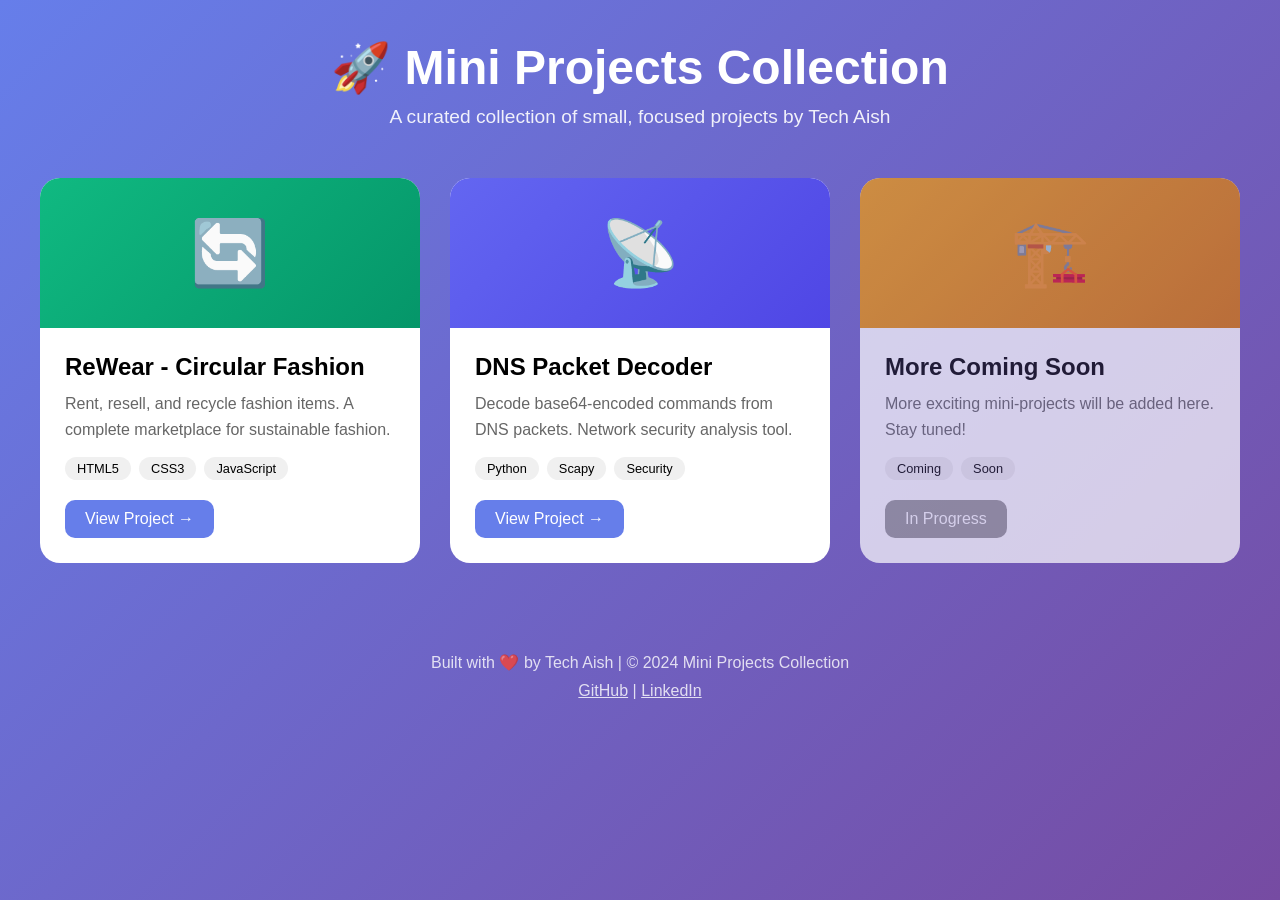
<file: index.html>
<!DOCTYPE html>
<html lang="en">
<head>
    <meta charset="UTF-8">
    <meta name="viewport" content="width=device-width, initial-scale=1.0">
    <title>Mini Projects Collection | Tech Aish</title>
    <style>
        * {
            margin: 0;
            padding: 0;
            box-sizing: border-box;
        }

        body {
            font-family: -apple-system, BlinkMacSystemFont, 'Segoe UI', Roboto, Oxygen, Ubuntu, sans-serif;
            background: linear-gradient(135deg, #667eea 0%, #764ba2 100%);
            min-height: 100vh;
            padding: 40px 20px;
        }

        .container {
            max-width: 1200px;
            margin: 0 auto;
        }

        header {
            text-align: center;
            color: white;
            margin-bottom: 50px;
        }

        h1 {
            font-size: 3rem;
            margin-bottom: 10px;
        }

        .subtitle {
            font-size: 1.2rem;
            opacity: 0.9;
        }

        .projects-grid {
            display: grid;
            grid-template-columns: repeat(auto-fit, minmax(350px, 1fr));
            gap: 30px;
        }

        .project-card {
            background: white;
            border-radius: 20px;
            overflow: hidden;
            transition: transform 0.3s, box-shadow 0.3s;
            cursor: pointer;
            text-decoration: none;
            color: inherit;
            display: block;
        }

        .project-card:hover {
            transform: translateY(-10px);
            box-shadow: 0 20px 40px rgba(0,0,0,0.2);
        }

        .project-icon {
            height: 150px;
            display: flex;
            align-items: center;
            justify-content: center;
            font-size: 64px;
        }

        .project-info {
            padding: 25px;
        }

        .project-title {
            font-size: 1.5rem;
            font-weight: bold;
            margin-bottom: 10px;
        }

        .project-desc {
            color: #666;
            margin-bottom: 15px;
            line-height: 1.6;
        }

        .tech-tags {
            display: flex;
            gap: 8px;
            flex-wrap: wrap;
            margin-bottom: 20px;
        }

        .tag {
            background: #f0f0f0;
            padding: 4px 12px;
            border-radius: 20px;
            font-size: 0.8rem;
        }

        .btn {
            display: inline-block;
            padding: 10px 20px;
            background: #667eea;
            color: white;
            border-radius: 10px;
            text-decoration: none;
            font-weight: 500;
            transition: background 0.3s;
        }

        .btn:hover {
            background: #5a67d8;
        }

        footer {
            text-align: center;
            margin-top: 60px;
            padding-top: 30px;
            color: white;
            opacity: 0.8;
        }

        @media (max-width: 768px) {
            h1 { font-size: 2rem; }
            .projects-grid { grid-template-columns: 1fr; }
        }
    </style>
</head>
<body>
    <div class="container">
        <header>
            <h1>🚀 Mini Projects Collection</h1>
            <p class="subtitle">A curated collection of small, focused projects by Tech Aish</p>
        </header>

        <div class="projects-grid">
            <!-- ReWear Project -->
            <a href="projects/rewear/index.html" class="project-card">
                <div class="project-icon" style="background: linear-gradient(135deg, #10b981, #059669);">
                    🔄
                </div>
                <div class="project-info">
                    <h3 class="project-title">ReWear - Circular Fashion</h3>
                    <p class="project-desc">Rent, resell, and recycle fashion items. A complete marketplace for sustainable fashion.</p>
                    <div class="tech-tags">
                        <span class="tag">HTML5</span>
                        <span class="tag">CSS3</span>
                        <span class="tag">JavaScript</span>
                    </div>
                    <span class="btn">View Project →</span>
                </div>
            </a>

            <!-- DNS Decoder Project -->
            <a href="projects/dns-packet-decoder/" class="project-card">
                <div class="project-icon" style="background: linear-gradient(135deg, #6366f1, #4f46e5);">
                    📡
                </div>
                <div class="project-info">
                    <h3 class="project-title">DNS Packet Decoder</h3>
                    <p class="project-desc">Decode base64-encoded commands from DNS packets. Network security analysis tool.</p>
                    <div class="tech-tags">
                        <span class="tag">Python</span>
                        <span class="tag">Scapy</span>
                        <span class="tag">Security</span>
                    </div>
                    <span class="btn">View Project →</span>
                </div>
            </a>

            <!-- Coming Soon -->
            <div class="project-card" style="opacity: 0.7;">
                <div class="project-icon" style="background: linear-gradient(135deg, #f59e0b, #d97706);">
                    🏗️
                </div>
                <div class="project-info">
                    <h3 class="project-title">More Coming Soon</h3>
                    <p class="project-desc">More exciting mini-projects will be added here. Stay tuned!</p>
                    <div class="tech-tags">
                        <span class="tag">Coming</span>
                        <span class="tag">Soon</span>
                    </div>
                    <span class="btn" style="background: #999;">In Progress</span>
                </div>
            </div>
        </div>

        <footer>
            <p>Built with ❤️ by Tech Aish | © 2024 Mini Projects Collection</p>
            <p style="margin-top: 10px;">
                <a href="https://github.com/techaish-dev" style="color: white;">GitHub</a> |
                <a href="https://www.linkedin.com/in/techaish-dev/" style="color: white;">LinkedIn</a>
            </p>
        </footer>
    </div>
</body>
</html>
</file>
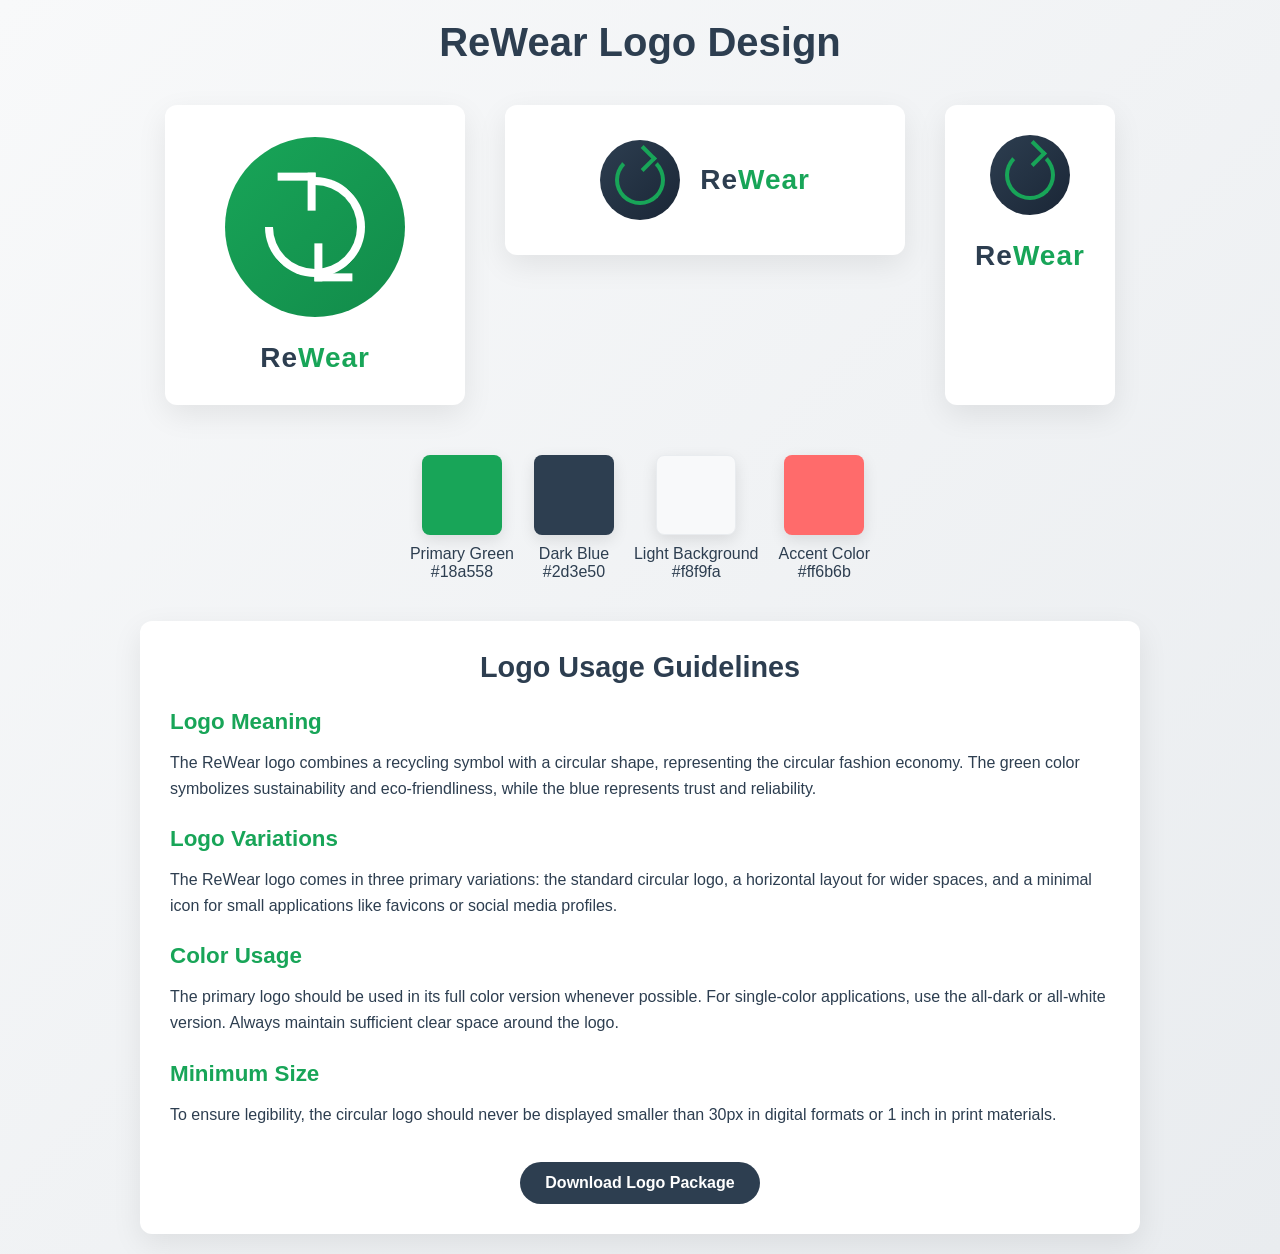
<file: projects/rewear/logo.html>
<!DOCTYPE html>
<html lang="en">
<head>
    <meta charset="UTF-8">
    <meta name="viewport" content="width=device-width, initial-scale=1.0">
    <title>ReWear Logo</title>
    <style>
        * {
            margin: 0;
            padding: 0;
            box-sizing: border-box;
            font-family: 'Segoe UI', Tahoma, Geneva, Verdana, sans-serif;
        }
        
        body {
            background: linear-gradient(135deg, #f8f9fa 0%, #e9ecef 100%);
            color: #2d3e50;
            min-height: 100vh;
            display: flex;
            flex-direction: column;
            align-items: center;
            justify-content: center;
            padding: 20px;
        }
        
        .container {
            max-width: 1000px;
            width: 100%;
            text-align: center;
        }
        
        h1 {
            font-size: 2.5rem;
            margin-bottom: 40px;
            color: #2d3e50;
        }
        
        .logo-container {
            display: flex;
            flex-wrap: wrap;
            justify-content: center;
            gap: 40px;
            margin-bottom: 50px;
        }
        
        .logo-variant {
            background: white;
            border-radius: 12px;
            padding: 30px;
            box-shadow: 0 10px 30px rgba(0, 0, 0, 0.08);
            transition: transform 0.3s ease;
        }
        
        .logo-variant:hover {
            transform: translateY(-5px);
        }
        
        .logo-main {
            width: 300px;
            height: 300px;
            display: flex;
            flex-direction: column;
            align-items: center;
            justify-content: center;
        }
        
        .logo-circle {
            position: relative;
            width: 180px;
            height: 180px;
            border-radius: 50%;
            background: linear-gradient(135deg, #18a558 0%, #128b4a 100%);
            display: flex;
            align-items: center;
            justify-content: center;
            overflow: hidden;
        }
        
        .logo-recycle {
            position: absolute;
            width: 100px;
            height: 100px;
            border: 8px solid white;
            border-top: 8px solid transparent;
            border-radius: 50%;
            transform: rotate(-45deg);
        }
        
        .logo-recycle::before {
            content: "";
            position: absolute;
            top: -15px;
            left: 35px;
            width: 30px;
            height: 30px;
            border-top: 8px solid white;
            border-right: 8px solid white;
            transform: rotate(45deg);
        }
        
        .logo-recycle::after {
            content: "";
            position: absolute;
            bottom: -15px;
            right: 35px;
            width: 30px;
            height: 30px;
            border-bottom: 8px solid white;
            border-left: 8px solid white;
            transform: rotate(45deg);
        }
        
        .logo-text {
            margin-top: 25px;
            font-size: 28px;
            font-weight: 700;
            color: #2d3e50;
            letter-spacing: 1px;
        }
        
        .logo-text span {
            color: #18a558;
        }
        
        .logo-horizontal {
            width: 400px;
            height: 150px;
            display: flex;
            align-items: center;
            justify-content: center;
            padding: 25px;
        }
        
        .logo-symbol {
            width: 80px;
            height: 80px;
            margin-right: 20px;
            border-radius: 50%;
            background: linear-gradient(135deg, #2d3e50 0%, #1a2636 100%);
            display: flex;
            align-items: center;
            justify-content: center;
            flex-shrink: 0;
        }
        
        .logo-symbol-inner {
            width: 50px;
            height: 50px;
            border: 4px solid #18a558;
            border-top: 4px solid transparent;
            border-radius: 50%;
            position: relative;
        }
        
        .logo-symbol-inner::before {
            content: "";
            position: absolute;
            top: -10px;
            left: 15px;
            width: 15px;
            height: 15px;
            border-top: 4px solid #18a558;
            border-right: 4px solid #18a558;
            transform: rotate(45deg);
        }
        
        .logo-horizontal .logo-text {
            margin-top: 0;
            text-align: left;
        }
        
        .logo-minimal {
            width: 80px;
            height: 80px;
            border-radius: 50%;
            background: linear-gradient(135deg, #2d3e50 0%, #1a2636 100%);
            display: flex;
            align-items: center;
            justify-content: center;
            margin: 0 auto 15px;
        }
        
        .logo-minimal-inner {
            width: 50px;
            height: 50px;
            border: 4px solid #18a558;
            border-top: 4px solid transparent;
            border-radius: 50%;
            position: relative;
        }
        
        .logo-minimal-inner::before {
            content: "";
            position: absolute;
            top: -10px;
            left: 15px;
            width: 15px;
            height: 15px;
            border-top: 4px solid #18a558;
            border-right: 4px solid #18a558;
            transform: rotate(45deg);
        }
        
        .color-palette {
            display: flex;
            justify-content: center;
            gap: 20px;
            margin-top: 40px;
            flex-wrap: wrap;
        }
        
        .color-item {
            display: flex;
            flex-direction: column;
            align-items: center;
        }
        
        .color-box {
            width: 80px;
            height: 80px;
            border-radius: 8px;
            margin-bottom: 10px;
            box-shadow: 0 5px 15px rgba(0, 0, 0, 0.1);
        }
        
        .color-primary {
            background: #18a558;
        }
        
        .color-dark {
            background: #2d3e50;
        }
        
        .color-light {
            background: #f8f9fa;
            border: 1px solid #e9ecef;
        }
        
        .color-accent {
            background: #ff6b6b;
        }
        
        .usage-section {
            background: white;
            border-radius: 12px;
            padding: 30px;
            margin-top: 40px;
            box-shadow: 0 10px 30px rgba(0, 0, 0, 0.08);
            text-align: left;
        }
        
        h2 {
            font-size: 1.8rem;
            margin-bottom: 20px;
            color: #2d3e50;
            text-align: center;
        }
        
        h3 {
            font-size: 1.4rem;
            margin: 25px 0 15px;
            color: #18a558;
        }
        
        p {
            line-height: 1.6;
            margin-bottom: 15px;
        }
        
        .download-btn {
            display: inline-block;
            background: #2d3e50;
            color: white;
            padding: 12px 25px;
            border-radius: 30px;
            text-decoration: none;
            font-weight: 600;
            margin-top: 20px;
            transition: background 0.3s;
        }
        
        .download-btn:hover {
            background: #1a2636;
        }
        
        @media (max-width: 768px) {
            .logo-container {
                flex-direction: column;
                align-items: center;
            }
            
            .logo-horizontal {
                width: 300px;
            }
        }
    </style>
</head>
<body>
    <div class="container">
        <h1>ReWear Logo Design</h1>
        
        <div class="logo-container">
            <div class="logo-variant logo-main">
                <div class="logo-circle">
                    <div class="logo-recycle"></div>
                </div>
                <div class="logo-text">Re<span>Wear</span></div>
            </div>
            
            <div class="logo-variant logo-horizontal">
                <div class="logo-symbol">
                    <div class="logo-symbol-inner"></div>
                </div>
                <div class="logo-text">Re<span>Wear</span></div>
            </div>
            
            <div class="logo-variant">
                <div class="logo-minimal">
                    <div class="logo-minimal-inner"></div>
                </div>
                <div class="logo-text">Re<span>Wear</span></div>
            </div>
        </div>
        
        <div class="color-palette">
            <div class="color-item">
                <div class="color-box color-primary"></div>
                <div>Primary Green<br>#18a558</div>
            </div>
            <div class="color-item">
                <div class="color-box color-dark"></div>
                <div>Dark Blue<br>#2d3e50</div>
            </div>
            <div class="color-item">
                <div class="color-box color-light"></div>
                <div>Light Background<br>#f8f9fa</div>
            </div>
            <div class="color-item">
                <div class="color-box color-accent"></div>
                <div>Accent Color<br>#ff6b6b</div>
            </div>
        </div>
        
        <div class="usage-section">
            <h2>Logo Usage Guidelines</h2>
            
            <h3>Logo Meaning</h3>
            <p>The ReWear logo combines a recycling symbol with a circular shape, representing the circular fashion economy. The green color symbolizes sustainability and eco-friendliness, while the blue represents trust and reliability.</p>
            
            <h3>Logo Variations</h3>
            <p>The ReWear logo comes in three primary variations: the standard circular logo, a horizontal layout for wider spaces, and a minimal icon for small applications like favicons or social media profiles.</p>
            
            <h3>Color Usage</h3>
            <p>The primary logo should be used in its full color version whenever possible. For single-color applications, use the all-dark or all-white version. Always maintain sufficient clear space around the logo.</p>
            
            <h3>Minimum Size</h3>
            <p>To ensure legibility, the circular logo should never be displayed smaller than 30px in digital formats or 1 inch in print materials.</p>
            
            <div style="text-align: center;">
                <a href="#" class="download-btn">Download Logo Package</a>
            </div>
        </div>
    </div>
    
    <script>
        // Simple animation for the logo
        document.addEventListener('DOMContentLoaded', function() {
            const logos = document.querySelectorAll('.logo-circle, .logo-symbol, .logo-minimal');
            
            logos.forEach(logo => {
                logo.addEventListener('mouseenter', () => {
                    logo.style.transform = 'rotate(360deg)';
                    logo.style.transition = 'transform 1s ease';
                });
                
                logo.addEventListener('mouseleave', () => {
                    logo.style.transform = 'rotate(0deg)';
                });
            });
        });
    </script>
</body>
</html>
</file>
